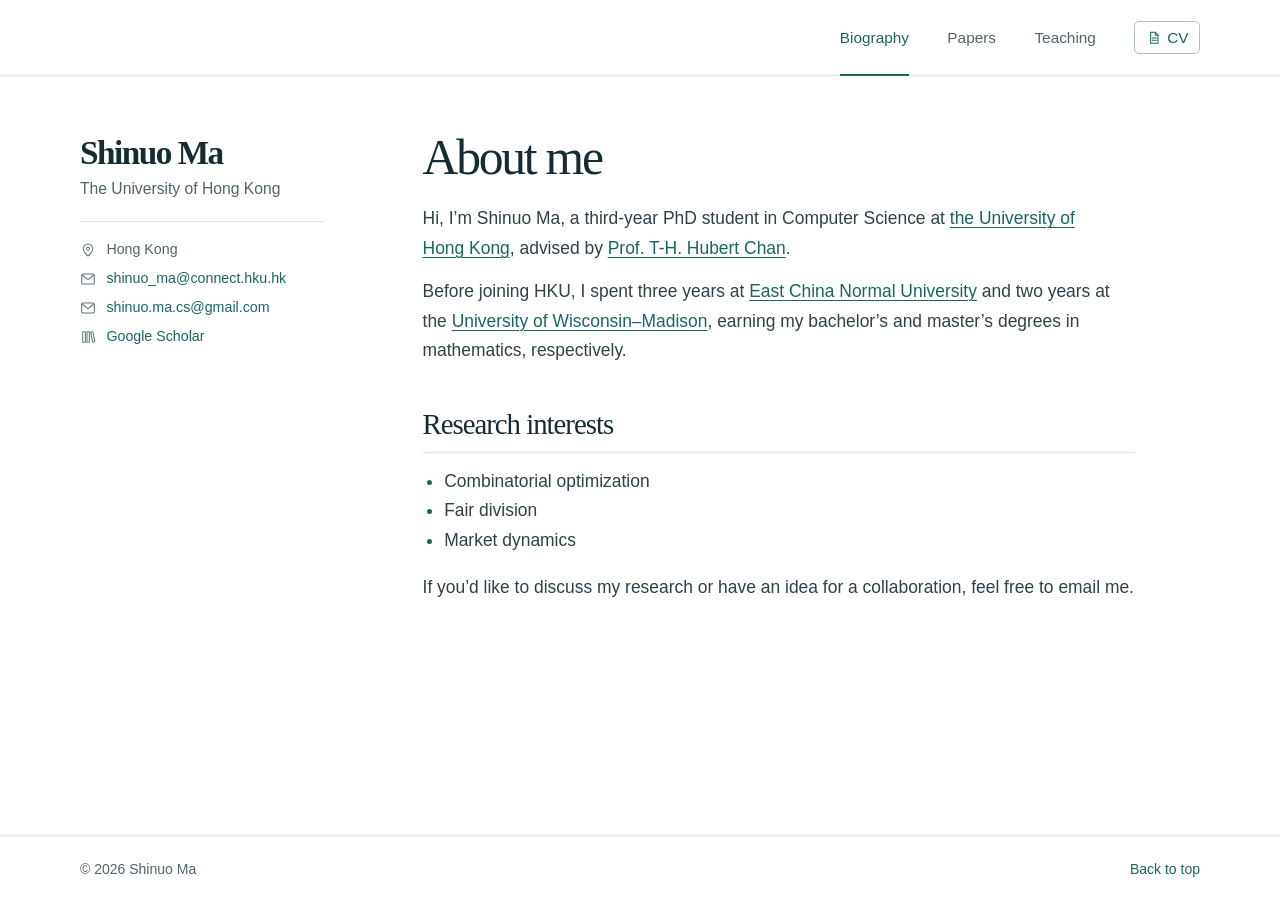
<file: index.html>
<!doctype html>
<html lang="en">
  <head>
    <meta charset="utf-8">
    <meta name="viewport" content="width=device-width, initial-scale=1">
    <meta name="description" content="Shinuo Ma studies combinatorial optimization, fair division, and market dynamics at the University of Hong Kong.">
    <meta name="referrer" content="no-referrer">
    <meta name="theme-color" content="#ffffff">
    <title>Shinuo Ma&#x27;s Homepage</title>
    <link rel="icon" href="assets/favicon.png" type="image/png">
    <link rel="stylesheet" href="assets/site.css">
  </head>
  <body id="top">
    <a href="#main" class="skip-link">Skip to content</a>
    <header class="masthead">
      <nav class="shell nav" aria-label="Main navigation">
        <a class="nav-page" href="index.html" aria-current="page">Biography</a>
        <a class="nav-page" href="papers.html">Papers</a>
        <a class="nav-page" href="teaching.html">Teaching</a>
        <a class="cv-link" href="assets/shinuo-ma-cv.pdf" type="application/pdf" aria-label="CV (PDF)"><svg class="glyph" width="16" height="16" viewBox="0 0 24 24" aria-hidden="true" focusable="false"><path d="M7 3.5h7l4 4V20H7z"/><path d="M14 3.5V8h4M9.5 12h6M9.5 15.5h6"/></svg>CV</a>
      </nav>
    </header>
    <div class="shell layout">
      <aside class="profile" aria-label="Academic profile">
        <div class="profile-text">
          <p class="profile-name">Shinuo Ma</p>
          <p class="profile-affiliation">The University of Hong Kong</p>
        </div>
        <div class="contacts">
          <div class="contact-line contact-location"><svg class="glyph" width="16" height="16" viewBox="0 0 24 24" aria-hidden="true" focusable="false"><path d="M19 10c0 5.1-7 11-7 11s-7-5.9-7-11a7 7 0 1 1 14 0Z"/><circle cx="12" cy="10" r="2.3"/></svg><span>Hong Kong</span></div>
          <div class="contact-line"><svg class="glyph" width="16" height="16" viewBox="0 0 24 24" aria-hidden="true" focusable="false"><rect x="2.5" y="4.5" width="19" height="15" rx="2"/><path d="m3.5 6 8.5 7 8.5-7"/></svg><a href="mailto:shinuo_ma@connect.hku.hk">shinuo_ma@connect.hku.hk</a></div>
          <div class="contact-line"><svg class="glyph" width="16" height="16" viewBox="0 0 24 24" aria-hidden="true" focusable="false"><rect x="2.5" y="4.5" width="19" height="15" rx="2"/><path d="m3.5 6 8.5 7 8.5-7"/></svg><a href="mailto:shinuo.ma.cs@gmail.com">shinuo.ma.cs@gmail.com</a></div>
          <div class="contact-line"><svg class="glyph" width="16" height="16" viewBox="0 0 24 24" aria-hidden="true" focusable="false"><path d="M4 4h4v16H4zM10.5 4h3.5v16h-3.5zM16 5l3.3-.7 3 14.7-3.3.7z"/></svg><a href="https://scholar.google.com/citations?user=o2cmOs4AAAAJ&amp;hl=en">Google Scholar</a></div>
        </div>
      </aside>
      <main id="main" tabindex="-1" class="content home-page">
        <h1>About me</h1>
        <div class="intro">
          <p>Hi, I’m Shinuo Ma, a third-year PhD student in Computer Science at <a href="https://www.hku.hk/">the University of Hong Kong</a>, advised by <a href="https://i.cs.hku.hk/~hubert/">Prof. T-H. Hubert Chan</a>.</p>
          <p>Before joining HKU, I spent three years at <a href="https://english.ecnu.edu.cn/">East China Normal University</a> and two years at the <a href="https://www.wisc.edu/">University of Wisconsin–Madison</a>, earning my bachelor’s and master’s degrees in mathematics, respectively.</p>
        </div>
        <section class="section">
          <div class="section-header"><h2>Research interests</h2></div>
          <ul class="interest-list">
            <li>Combinatorial optimization</li>
            <li>Fair division</li>
            <li>Market dynamics</li>
          </ul>
          <p>If you’d like to discuss my research or have an idea for a collaboration, feel free to email me.</p>
        </section>
      </main>
    </div>
    <footer class="footer">
      <div class="shell footer-inner"><span>© 2026 Shinuo Ma</span><a href="#top">Back to top</a></div>
    </footer>
  </body>
</html>
</file>
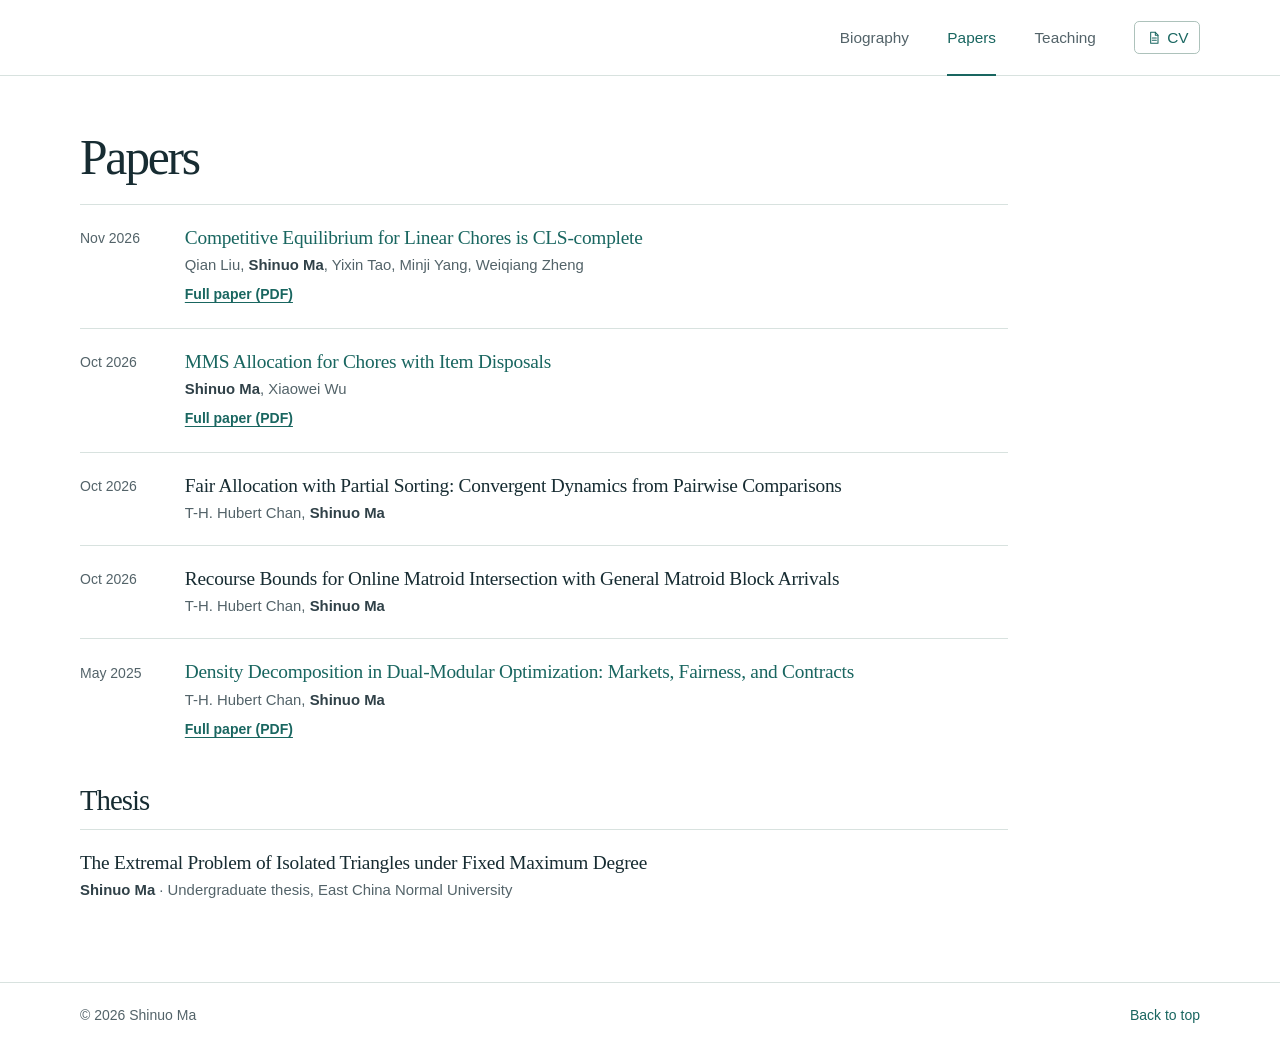
<file: papers.html>
<!doctype html>
<html lang="en">
  <head>
    <meta charset="utf-8">
    <meta name="viewport" content="width=device-width, initial-scale=1">
    <meta name="description" content="Research by Shinuo Ma on market equilibria, fair allocation, and combinatorial optimization.">
    <meta name="referrer" content="no-referrer">
    <meta name="theme-color" content="#ffffff">
    <title>Papers | Shinuo Ma</title>
    <link rel="icon" href="assets/favicon.png" type="image/png">
    <link rel="stylesheet" href="assets/site.css">
  </head>
  <body id="top">
    <a href="#main" class="skip-link">Skip to content</a>
    <header class="masthead">
      <nav class="shell nav" aria-label="Main navigation">
        <a class="nav-page" href="index.html">Biography</a>
        <a class="nav-page" href="papers.html" aria-current="page">Papers</a>
        <a class="nav-page" href="teaching.html">Teaching</a>
        <a class="cv-link" href="assets/shinuo-ma-cv.pdf" type="application/pdf" aria-label="CV (PDF)"><svg class="glyph" width="16" height="16" viewBox="0 0 24 24" aria-hidden="true" focusable="false"><path d="M7 3.5h7l4 4V20H7z"/><path d="M14 3.5V8h4M9.5 12h6M9.5 15.5h6"/></svg>CV</a>
      </nav>
    </header>
    <div class="shell layout">
      <main id="main" tabindex="-1" class="content listing-page">
        <h1>Papers</h1>
        <ul class="records">
            <li class="record paper-record"><time class="record-date" datetime="2026-11">Nov 2026</time>
              <div><h2 class="paper-title"><a href="https://arxiv.org/abs/2611.06589">Competitive Equilibrium for Linear Chores is CLS-complete</a></h2>
                <p class="authors">Qian Liu, <strong>Shinuo Ma</strong>, Yixin Tao, Minji Yang, Weiqiang Zheng</p><a class="source-link" href="https://arxiv.org/pdf/2611.06589" aria-label="Read Competitive Equilibrium for Linear Chores is CLS-complete as a PDF">Full paper (PDF)</a>
              </div>
            </li>
            <li class="record paper-record"><time class="record-date" datetime="2026-10">Oct 2026</time>
              <div><h2 class="paper-title"><a href="https://arxiv.org/abs/2610.25320">MMS Allocation for Chores with Item Disposals</a></h2>
                <p class="authors"><strong>Shinuo Ma</strong>, Xiaowei Wu</p><a class="source-link" href="https://arxiv.org/pdf/2610.25320" aria-label="Read MMS Allocation for Chores with Item Disposals as a PDF">Full paper (PDF)</a>
              </div>
            </li>
            <li class="record paper-record"><time class="record-date" datetime="2026-10">Oct 2026</time>
              <div><h2 class="paper-title">Fair Allocation with Partial Sorting: Convergent Dynamics from Pairwise Comparisons</h2>
                <p class="authors">T-H. Hubert Chan, <strong>Shinuo Ma</strong></p>
              </div>
            </li>
            <li class="record paper-record"><time class="record-date" datetime="2026-10">Oct 2026</time>
              <div><h2 class="paper-title">Recourse Bounds for Online Matroid Intersection with General Matroid Block Arrivals</h2>
                <p class="authors">T-H. Hubert Chan, <strong>Shinuo Ma</strong></p>
              </div>
            </li>
            <li class="record paper-record"><time class="record-date" datetime="2025-05">May 2025</time>
              <div><h2 class="paper-title"><a href="https://arxiv.org/abs/2505.19499">Density Decomposition in Dual-Modular Optimization: Markets, Fairness, and Contracts</a></h2>
                <p class="authors">T-H. Hubert Chan, <strong>Shinuo Ma</strong></p><a class="source-link" href="https://arxiv.org/pdf/2505.19499" aria-label="Read Density Decomposition in Dual-Modular Optimization: Markets, Fairness, and Contracts as a PDF">Full paper (PDF)</a>
              </div>
            </li></ul>
        <section class="section">
          <div class="section-header"><h2>Thesis</h2></div>
          
          <ul class="records"><li class="record">
            <h3 class="paper-title">The Extremal Problem of Isolated Triangles under Fixed Maximum Degree</h3>
            <p class="authors"><strong>Shinuo Ma</strong> · Undergraduate thesis, East China Normal University</p>
          </li></ul>
        </section>
      </main>
    </div>
    <footer class="footer">
      <div class="shell footer-inner"><span>© 2026 Shinuo Ma</span><a href="#top">Back to top</a></div>
    </footer>
  </body>
</html>
</file>
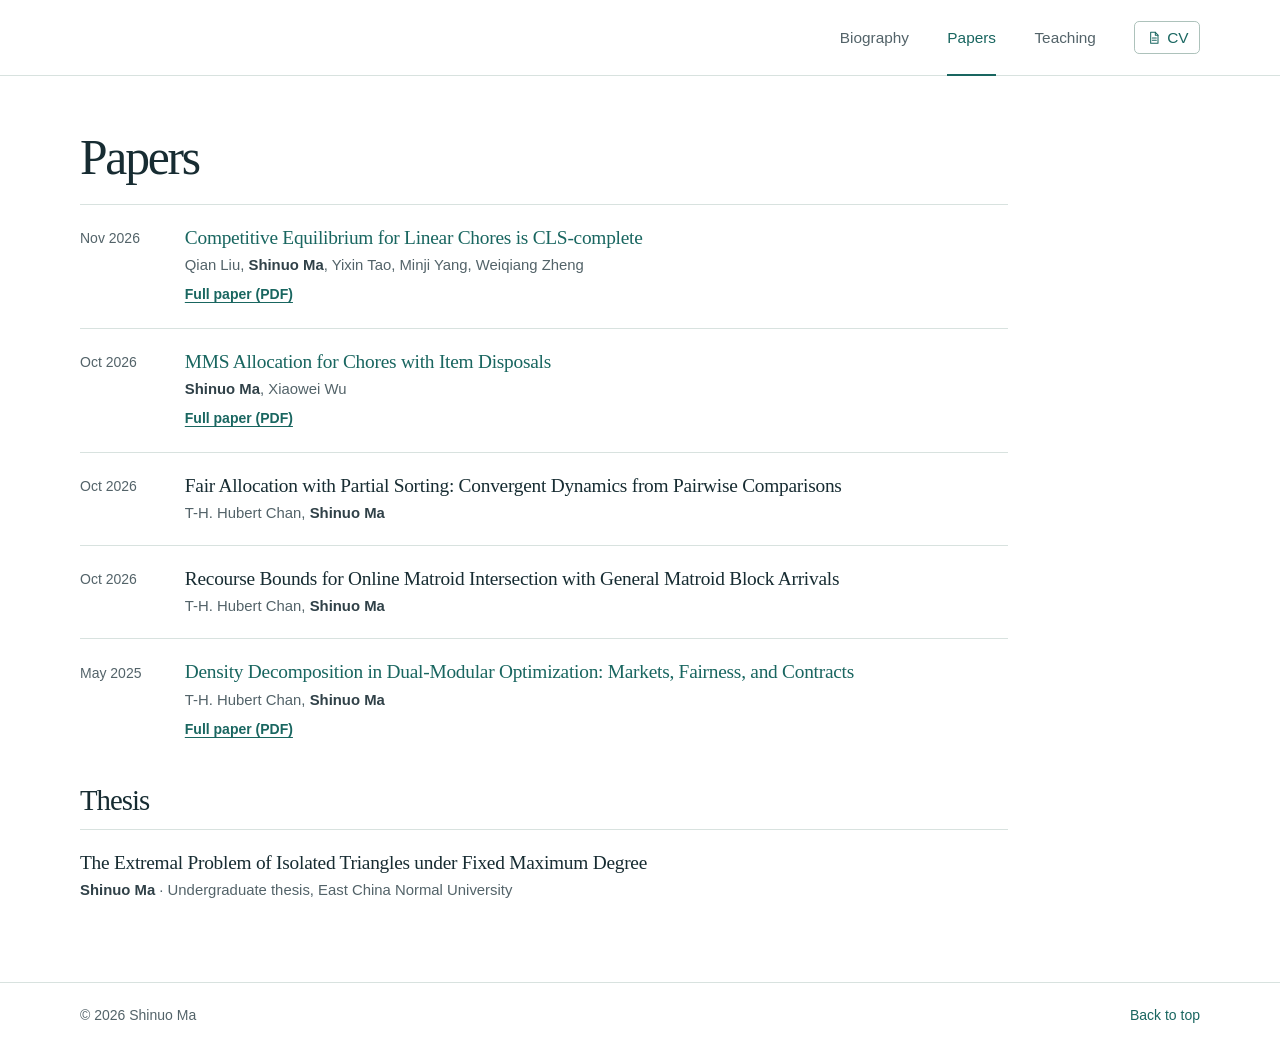
<file: publications.html>
<!doctype html>
<html lang="en">
  <head>
    <meta charset="utf-8">
    <meta name="viewport" content="width=device-width, initial-scale=1">
    <meta name="robots" content="noindex, nofollow, noarchive">
    <title>Papers | Shinuo Ma</title>
    <link rel="canonical" href="papers.html">
    <meta http-equiv="refresh" content="0; url=papers.html">
  </head>
  <body>
    <main><p><a href="papers.html">Open the Papers page</a></p></main>
  </body>
</html>
</file>
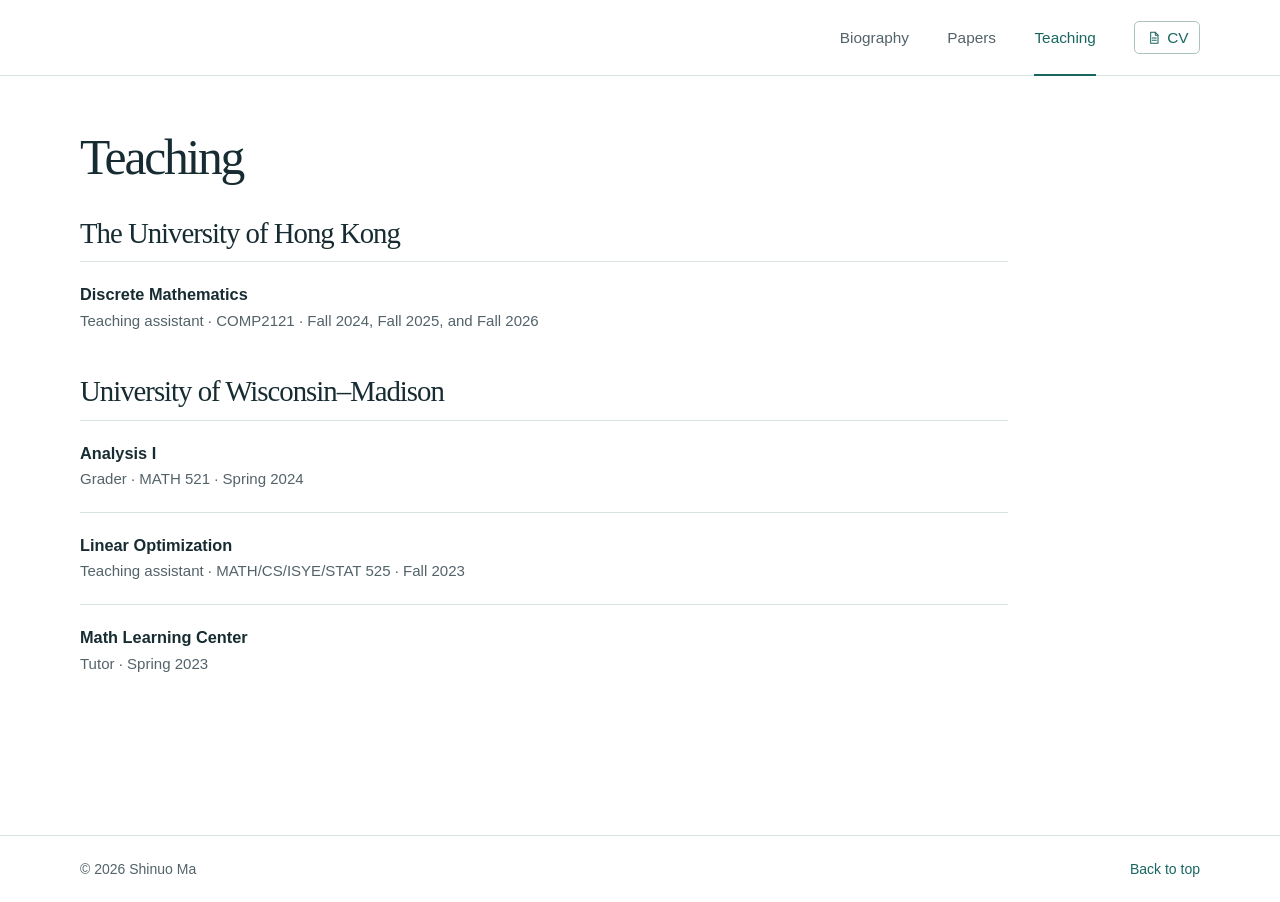
<file: teaching.html>
<!doctype html>
<html lang="en">
  <head>
    <meta charset="utf-8">
    <meta name="viewport" content="width=device-width, initial-scale=1">
    <meta name="description" content="Shinuo Ma’s teaching experience at the University of Hong Kong and the University of Wisconsin–Madison.">
    <meta name="referrer" content="no-referrer">
    <meta name="theme-color" content="#ffffff">
    <title>Teaching | Shinuo Ma</title>
    <link rel="icon" href="assets/favicon.png" type="image/png">
    <link rel="stylesheet" href="assets/site.css">
  </head>
  <body id="top">
    <a href="#main" class="skip-link">Skip to content</a>
    <header class="masthead">
      <nav class="shell nav" aria-label="Main navigation">
        <a class="nav-page" href="index.html">Biography</a>
        <a class="nav-page" href="papers.html">Papers</a>
        <a class="nav-page" href="teaching.html" aria-current="page">Teaching</a>
        <a class="cv-link" href="assets/shinuo-ma-cv.pdf" type="application/pdf" aria-label="CV (PDF)"><svg class="glyph" width="16" height="16" viewBox="0 0 24 24" aria-hidden="true" focusable="false"><path d="M7 3.5h7l4 4V20H7z"/><path d="M14 3.5V8h4M9.5 12h6M9.5 15.5h6"/></svg>CV</a>
      </nav>
    </header>
    <div class="shell layout">
      <main id="main" tabindex="-1" class="content listing-page">
        <h1>Teaching</h1>
        <section class="section">
          <div class="section-header"><h2>The University of Hong Kong</h2></div>
          <ul class="records">
            <li class="record">
              <h3 class="course-title">Discrete Mathematics</h3>
              <p class="course-meta">Teaching assistant · COMP2121 · Fall 2024, Fall 2025, and Fall 2026</p>
            </li></ul>
        </section>
        <section class="section">
          <div class="section-header"><h2>University of Wisconsin–Madison</h2></div>
          <ul class="records">
            <li class="record">
              <h3 class="course-title">Analysis I</h3>
              <p class="course-meta">Grader · MATH 521 · Spring 2024</p>
            </li>
            <li class="record">
              <h3 class="course-title">Linear Optimization</h3>
              <p class="course-meta">Teaching assistant · MATH/CS/ISYE/STAT 525 · Fall 2023</p>
            </li>
            <li class="record">
              <h3 class="course-title">Math Learning Center</h3>
              <p class="course-meta">Tutor · Spring 2023</p>
            </li></ul>
        </section>
      </main>
    </div>
    <footer class="footer">
      <div class="shell footer-inner"><span>© 2026 Shinuo Ma</span><a href="#top">Back to top</a></div>
    </footer>
  </body>
</html>
</file>
<file: assets/site.css>
:root {
  color-scheme: light;
  --paper: #ffffff;
  --ink: #172c32;
  --body: #304148;
  --muted: #536369;
  --accent: #196660;
  --rule: #d8e2df;
  --subtle: #f3f7f6;
  --serif: "STIX Two Text", Georgia, "Times New Roman", serif;
  --sans: "Inter", -apple-system, BlinkMacSystemFont, "Segoe UI", Arial, sans-serif;
}

* { box-sizing: border-box; }
html { scroll-behavior: smooth; }
body {
  margin: 0;
  background: var(--paper);
  color: var(--body);
  font: 1rem/1.65 var(--sans);
  -webkit-font-smoothing: antialiased;
}
a { color: var(--accent); text-decoration-thickness: 1px; text-underline-offset: .18em; }
a:hover { color: #103e40; }
a:focus-visible, summary:focus-visible {
  outline: 2px solid var(--accent);
  outline-offset: 4px;
  border-radius: 2px;
}
::selection { color: #103d3e; background: #cfe8df; }
.skip-link {
  position: absolute;
  z-index: 1;
  top: .6rem;
  left: .8rem;
  padding: .5rem 1rem;
  background: white;
  transform: translateY(-160%);
}
.skip-link:focus { transform: none; }
.shell { width: min(70rem, calc(100% - 6rem)); margin-inline: auto; }
.masthead { border-bottom: 1px solid var(--rule); }
.nav { display: flex; align-items: center; justify-content: flex-end; min-height: 4.7rem; gap: clamp(1.3rem, 3vw, 2.4rem); }
.nav a { display: inline-flex; align-items: center; color: var(--muted); text-decoration: none; font-size: .96rem; font-weight: 500; }
.nav .nav-page { position: relative; align-self: stretch; }
.nav .nav-page:hover, .nav a[aria-current="page"] { color: var(--accent); }
.nav a[aria-current="page"]::after { content: ""; position: absolute; left: 0; right: 0; bottom: -1px; border-bottom: 2px solid var(--accent); }
.nav .cv-link { color: var(--accent); border: 1px solid #adc2bb; border-radius: .32rem; line-height: 1.25; padding: .36rem .65rem; gap: .35rem; }
.nav .cv-link:hover { background: var(--subtle); }
.glyph { display: inline-block; vertical-align: -.16em; flex: none; width: 1rem; height: 1rem; fill: none; stroke: currentColor; stroke-width: 1.55; stroke-linecap: round; stroke-linejoin: round; }
.layout { display: grid; grid-template-columns: 15.25rem minmax(0, 44.5rem); column-gap: clamp(3rem, 7.7vw, 7.3rem); align-items: start; padding-block: 3.6rem 5rem; }
.profile { position: sticky; top: 2rem; min-width: 0; }
.profile-name { margin: 0 0 .3rem; font: 600 2.08rem/1.15 var(--serif); color: var(--ink); letter-spacing: -.045em; }
.profile-affiliation { color: var(--muted); font-size: .98rem; line-height: 1.55; margin: .26rem 0 0; }
.contacts { border-top: 1px solid var(--rule); margin-top: 1.25rem; padding-top: 1.05rem; display: grid; gap: .48rem; }
.contact-line { display: flex; align-items: center; gap: .65rem; font-size: .89rem; font-weight: 500; line-height: 1.5; color: var(--muted); }
.contact-line .glyph { color: #5f797b; }
.contact-line a { color: var(--accent); text-decoration: none; overflow-wrap: anywhere; }
.contact-line a:hover { text-decoration: underline; }
.content { min-width: 0; }
h1, h2, h3, p { overflow-wrap: break-word; }
h1, h2, h3 { color: var(--ink); }
h1 { margin: -.25rem 0 1.17rem; font: 500 clamp(2.4rem, 4vw, 3.1rem)/1.12 var(--serif); letter-spacing: -.045em; }
.intro { max-width: 43rem; }
.home-page p, .interest-list { font-size: 1.09rem; line-height: 1.7; }
.intro p { margin: 0 0 .85rem; }
.intro p:last-child { margin-bottom: 0; }
.section { margin-top: 2.55rem; }
.section-header { padding-bottom: .6rem; border-bottom: 1px solid var(--rule); }
.section-header h2 { margin: 0; font: 500 1.8rem/1.25 var(--serif); letter-spacing: -.035em; }
.interest-list { margin: .85rem 0; padding-left: 1.35rem; }
.interest-list li::marker { color: var(--accent); }
.records { margin: 0; padding: 0; list-style: none; }
.record { padding: 1.12rem 0; border-bottom: 1px solid var(--rule); }
.record:last-child { border-bottom: 0; padding-bottom: .1rem; }
.paper-record { display: grid; grid-template-columns: 5.5rem minmax(0, 1fr); gap: 1.05rem; }
.paper-record > div { grid-column: -2 / -1; }
.record-date { color: var(--muted); font-size: .875rem; white-space: nowrap; padding-top: .14rem; font-variant-numeric: tabular-nums; }
.paper-title { color: var(--ink); font: 500 1.21rem/1.35 var(--serif); letter-spacing: -.013em; margin: 0 0 .2rem; }
.paper-title a { color: var(--accent); text-decoration: none; }
.paper-title a:hover { text-decoration: underline; }
.authors { color: var(--muted); font-size: .93rem; line-height: 1.55; margin: 0; }
.authors strong { color: var(--body); font-weight: 650; }
.source-link { display: inline-block; margin-top: .38rem; font-size: .875rem; font-weight: 550; }
.listing-page { grid-column: 1 / -1; width: 100%; max-width: 58rem; }
.listing-page > .records { border-top: 1px solid var(--rule); }
.listing-page .record { padding-block: 1.25rem; }
.listing-page .record:last-child { padding-bottom: 0; }
.listing-page > h1 + .section { margin-top: 1.9rem; }
.course-title { margin: 0; font: 600 1.02rem/1.5 var(--sans); }
.course-meta { color: var(--muted); margin: .12rem 0 0; font-size: .94rem; }
.footer { border-top: 1px solid var(--rule); }
.footer-inner { min-height: 4.1rem; display: flex; align-items: center; justify-content: space-between; gap: 1rem; color: var(--muted); font-size: .875rem; }
.footer a { text-decoration: none; }
.footer a:hover { text-decoration: underline; }

@media (min-width: 58rem) {
  .layout { min-height: calc(100vh - 8.8rem); }
}
@media (max-width: 62rem) {
  .shell { width: calc(100% - 4rem); }
  .layout { grid-template-columns: 13.25rem minmax(0, 1fr); column-gap: 3.4rem; }
}
@media (max-width: 47rem) {
  .shell { width: calc(100% - 2.6rem); }
  .nav { min-height: 3.9rem; gap: 1.15rem; }
  .layout { display: block; padding-block: 1.6rem 3.2rem; }
  .profile { position: static; border-bottom: 1px solid var(--rule); padding-bottom: 1.35rem; margin-bottom: 1.9rem; }
  .profile-name { margin: 0 0 .2rem; font-size: 1.65rem; }
  .profile-affiliation { font-size: .92rem; line-height: 1.4; margin-top: .05rem; }
  .contacts { margin: .85rem 0 0; padding: 0; border: 0; display: flex; flex-wrap: wrap; gap: .35rem 1.1rem; }
  .contact-line { font-size: .875rem; gap: .4rem; }
  .contact-location { display: none; }
  h1 { margin-bottom: .9rem; }
  .section { margin-top: 2rem; }
  .home-page p, .interest-list { font-size: 1.03rem; }
}
@media (max-width: 34rem) {
  .shell { width: calc(100% - 2.25rem); }
  .nav { justify-content: space-between; min-height: 3rem; gap: .65rem; }
  .nav a { font-size: .94rem; }
  .nav .cv-link { padding: .24rem .48rem; }
  .section-header h2 { font-size: 1.6rem; }
  .paper-record { grid-template-columns: 1fr; gap: .23rem; }
  .record-date { padding-top: 0; }
  .paper-title { font-size: 1.18rem; }
}
@media (prefers-reduced-motion: reduce) {
  html { scroll-behavior: auto; }
}
@media print {
  .masthead, .footer, .skip-link { display: none; }
  .shell, .layout { width: 100%; display: block; padding: 0; }
  .profile { position: static; margin: 0 0 1.4rem; }
  .contacts { display: none; }
  .content > h1 { font-size: 2rem; }
  .record { break-inside: avoid; }
}
</file>
